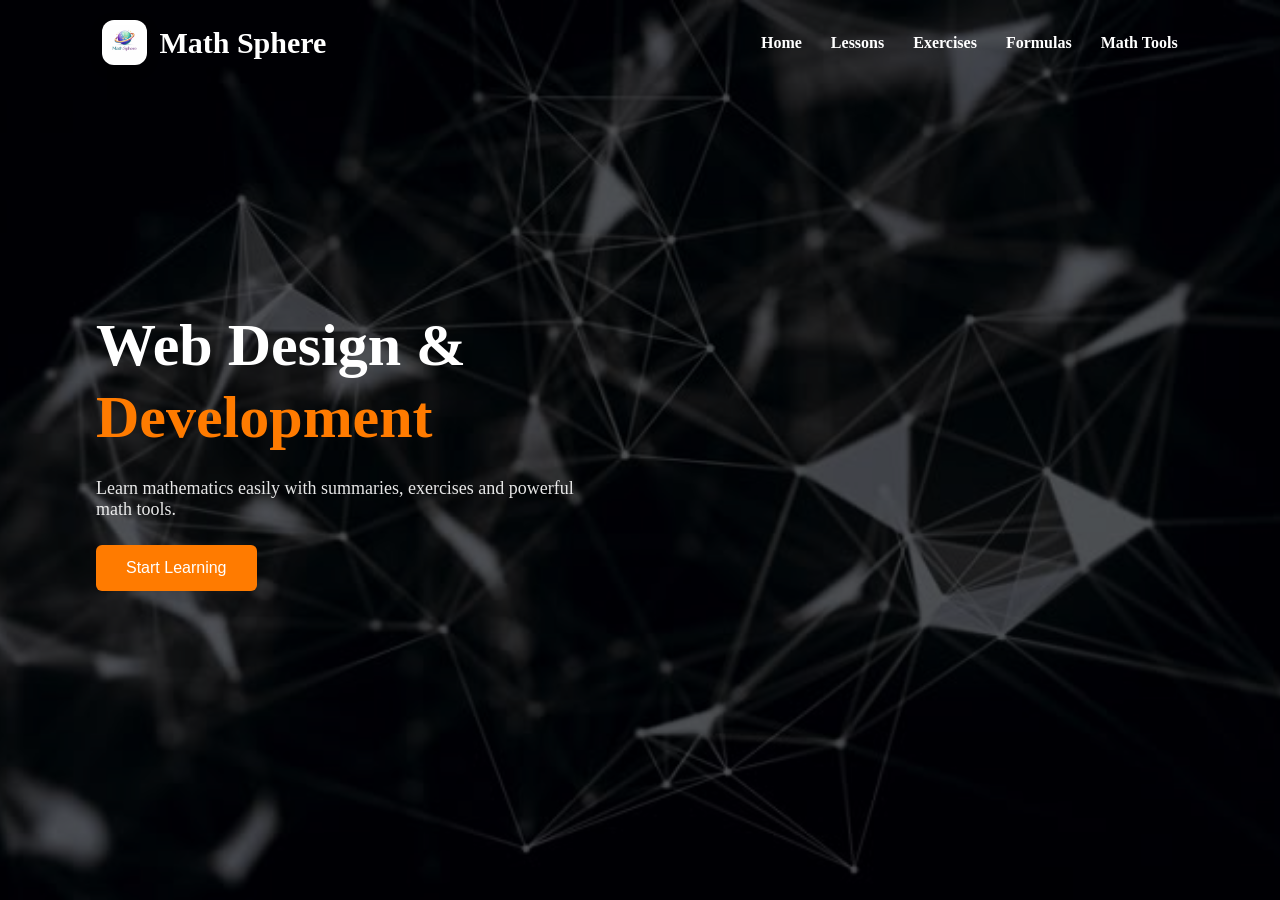
<file: index.html>
<!DOCTYPE html>
<html lang="en">

<head>
<meta charset="UTF-8">
<meta name="viewport" content="width=device-width, initial-scale=1.0">
<title>Math Sphere</title>

<link rel="stylesheet" href="style.css">
</head>

<body>

<!-- ===== NAVBAR ===== -->
<header class="navbar">

<div class="logo">
<img src="logo.png">
<h2>Math Sphere</h2>
</div>


<div class="nav-right">

    <nav>
        <a href="index.html">Home</a>
        <a href="lessons.html">Lessons</a>
        <a href="exercises.html">Exercises</a>
        <a href="formulas.html">Formulas</a>
        <a href="tools.html">Math Tools</a>
    </nav>

    </div>

</div>

</div>

</nav>
</header>


<!-- ===== HERO ===== -->
<section class="hero">

<div class="overlay"></div>

<div class="hero-content">

<div class="hero-text">

<h1>Web Design & <span>Development</span></h1>

<p>
Learn mathematics easily with summaries,
exercises and powerful math tools.
</p>

<button>Start Learning</button>

</div>


</div>

</section>

<script src="script.js"></script>



</script>

</body>
</html>
</file>
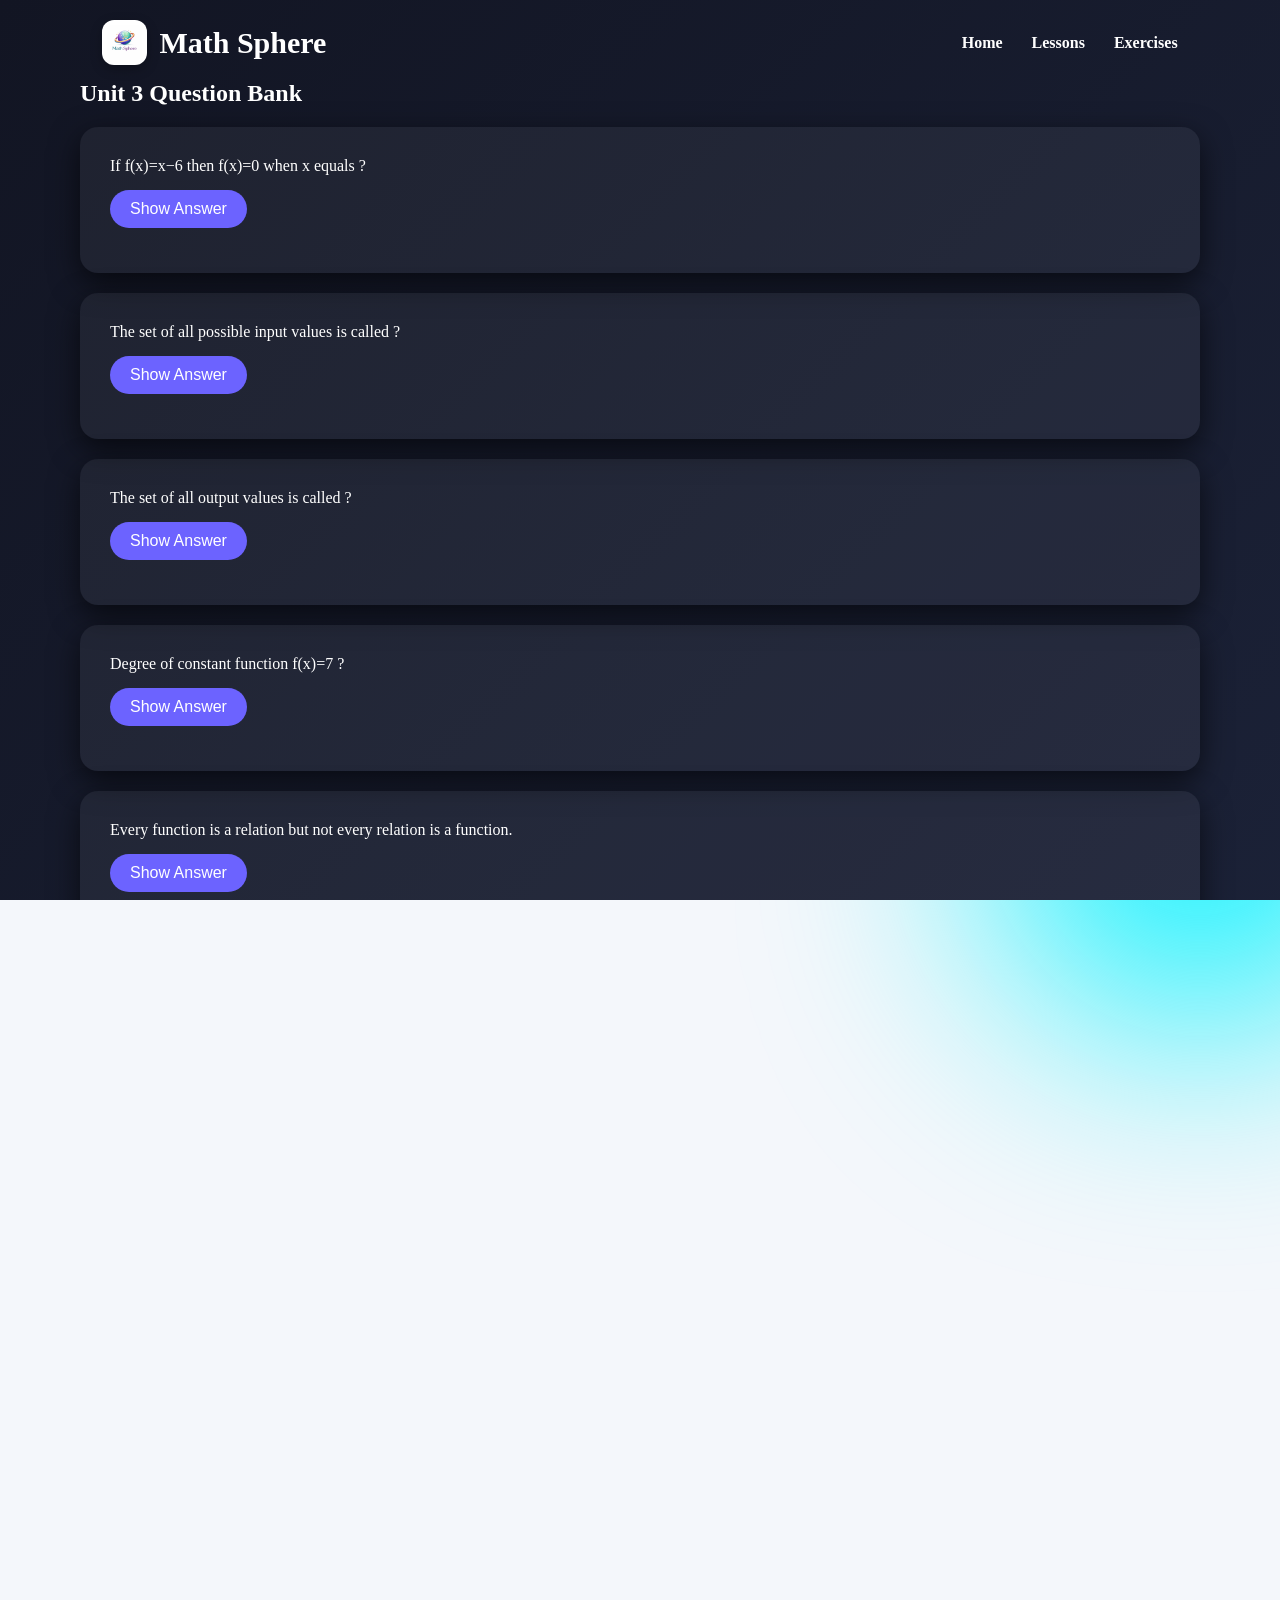
<file: exercises.html>
<!DOCTYPE html>
<html lang="en">
<head>
<meta charset="UTF-8">
<title>Exercises - Math Sphere</title>
<link rel="stylesheet" href="style.css">
</head>

<body>

<header class="navbar">
<div class="logo">
<img src="logo.png">
<h2>Math Sphere</h2>
</div>

<nav>
<a href="index.html">Home</a>
<a href="lessons.html">Lessons</a>
<a href="exercises.html">Exercises</a>
</nav>
</header>

<section class="questions-container">

<h1>Unit 3 Question Bank</h1>

<div id="questions"></div>

<div class="pagination">
<button onclick="prevPage()">Previous</button>
<span id="pageNum"></span>
<button onclick="nextPage()">Next</button>
</div>

</section>

<script src="questions.js"></script>

</body>
</html>
</file>
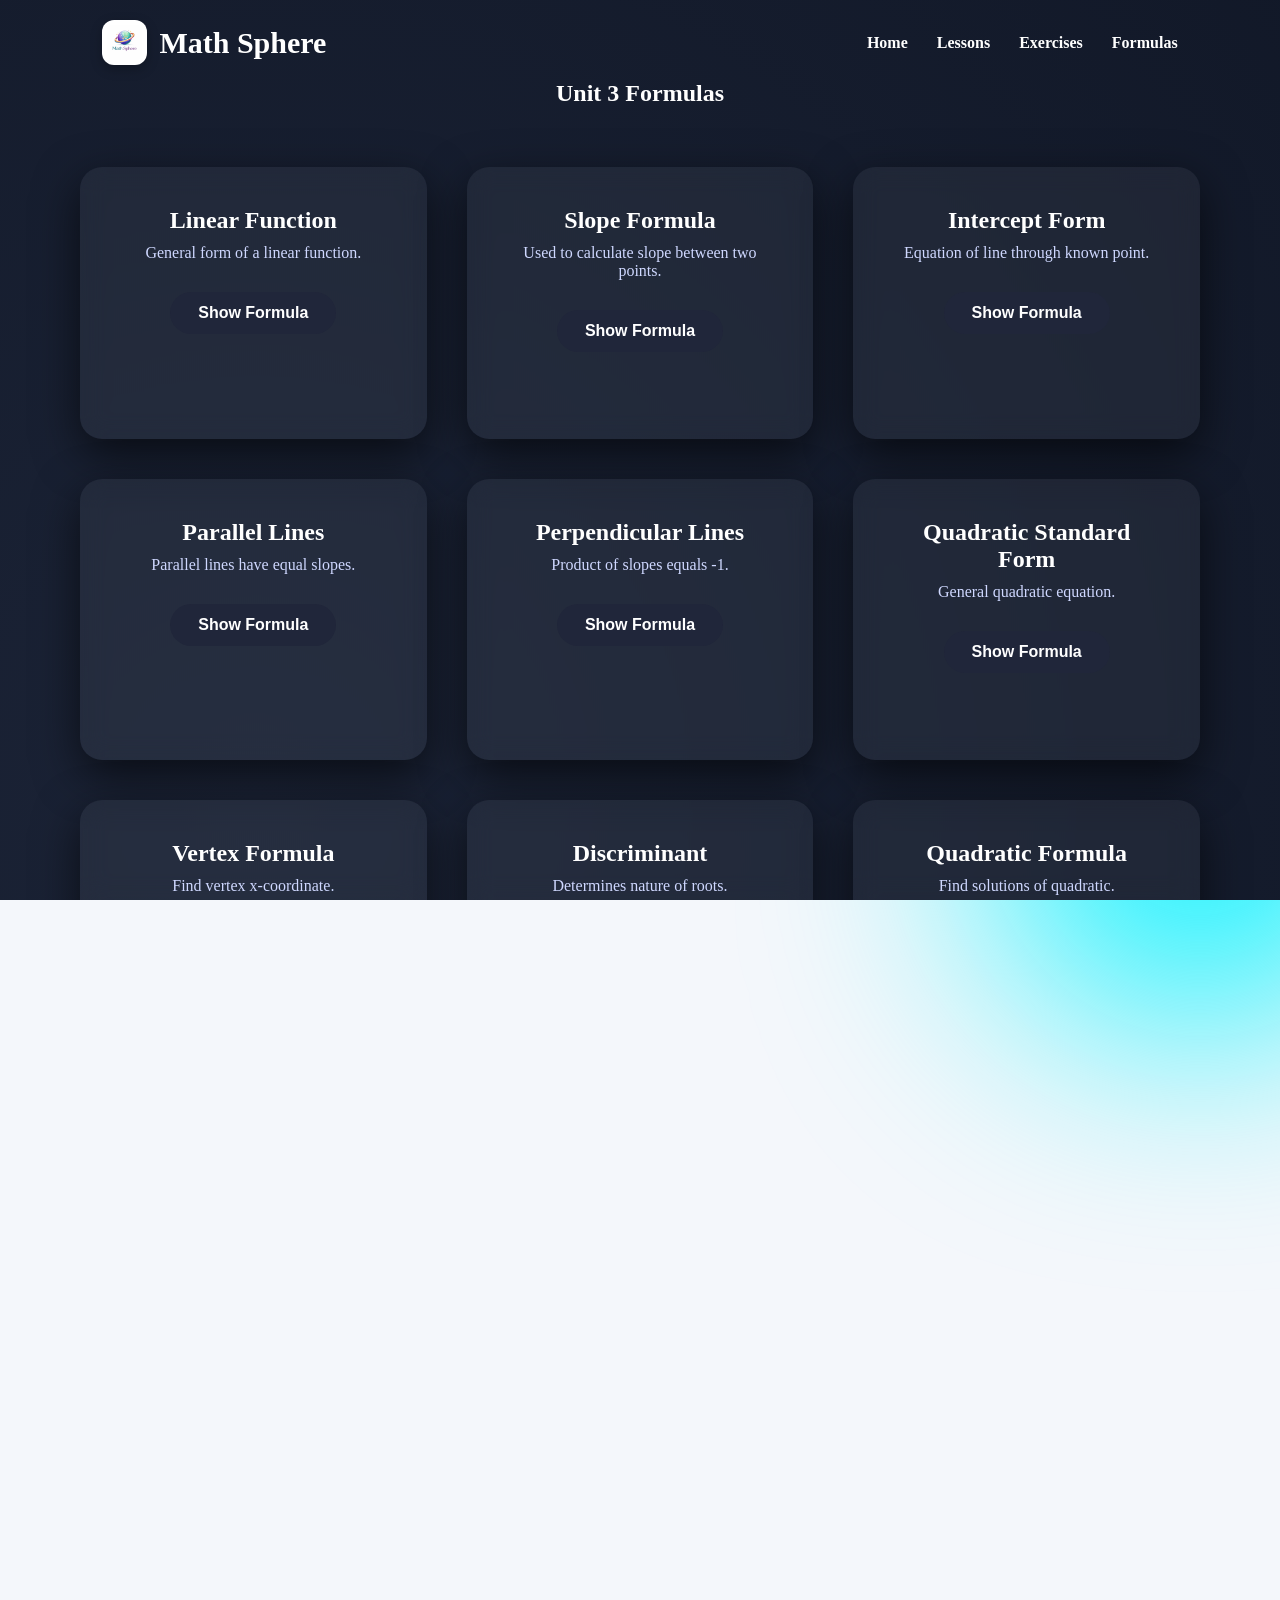
<file: formulas.html>
<!DOCTYPE html>
<html lang="en">

<head>
<meta charset="UTF-8">
<title>Formulas - Math Sphere</title>
<link rel="stylesheet" href="style.css">
</head>

<body>

<header class="navbar">
<div class="logo">
<img src="logo.png">
<h2>Math Sphere</h2>
</div>

<nav>
<a href="index.html">Home</a>
<a href="lessons.html">Lessons</a>
<a href="exercises.html">Exercises</a>
<a href="formulas.html">Formulas</a>
</nav>
</header>


<section class="formulas-container">

<h1>Unit 3 Formulas</h1>

<div class="formula-grid" id="formulaBox"></div>

</section>

<script src="formulas.js"></script>

</body>
</html>
</file>
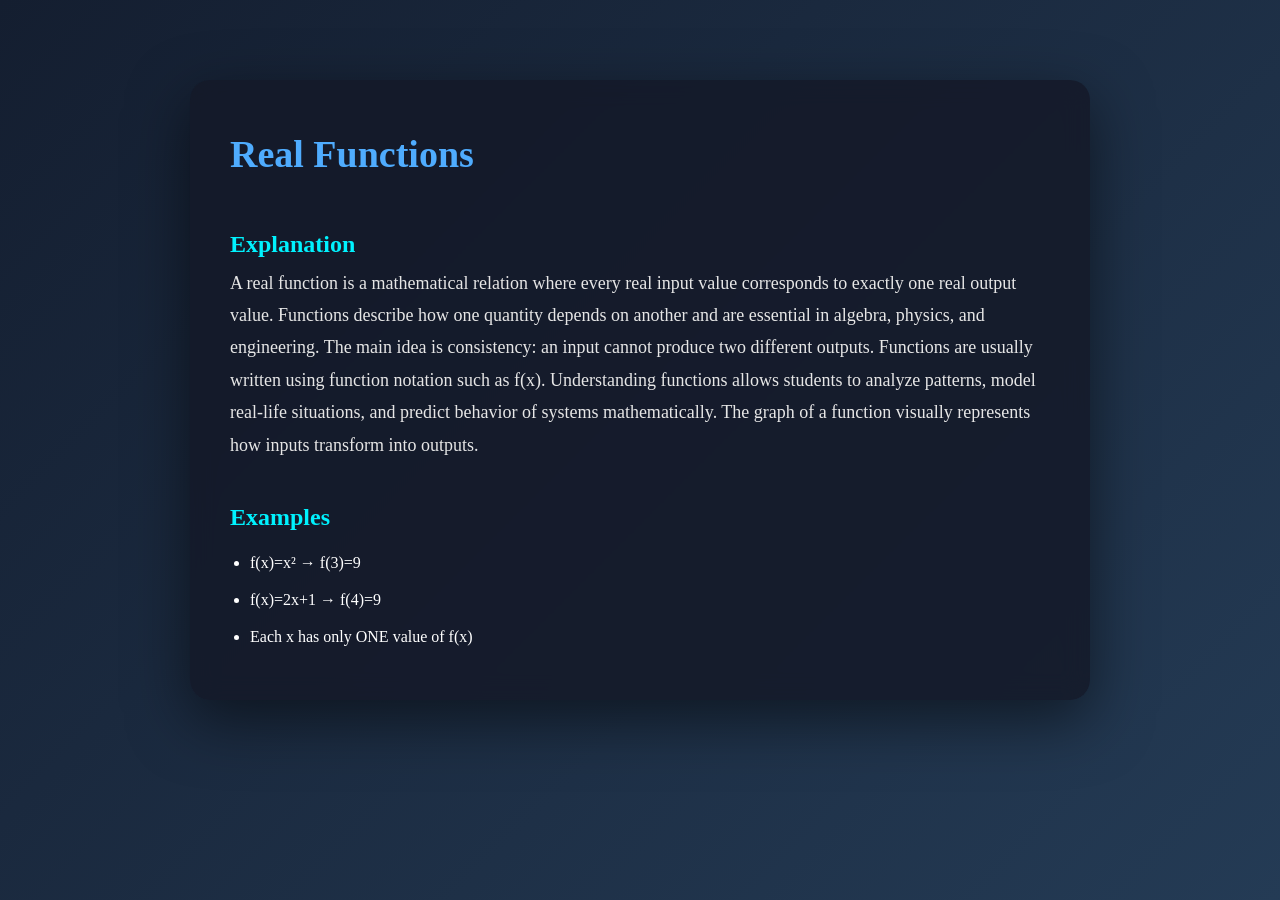
<file: lesson1.html>
<link rel="stylesheet" href="style.css">

<body class="lesson-bg">

<div class="lesson-page">

<h1>Real Functions</h1>

<h2>Explanation</h2>
<p>
A real function is a mathematical relation where every real input value
corresponds to exactly one real output value. Functions describe how one
quantity depends on another and are essential in algebra, physics, and
engineering. The main idea is consistency: an input cannot produce two
different outputs. Functions are usually written using function notation
such as f(x). Understanding functions allows students to analyze patterns,
model real-life situations, and predict behavior of systems mathematically.
The graph of a function visually represents how inputs transform into outputs.
</p>

<h2>Examples</h2>
<ul>
<li>f(x)=x² → f(3)=9</li>
<li>f(x)=2x+1 → f(4)=9</li>
<li>Each x has only ONE value of f(x)</li>
</ul>

</div>
</body>
</file>
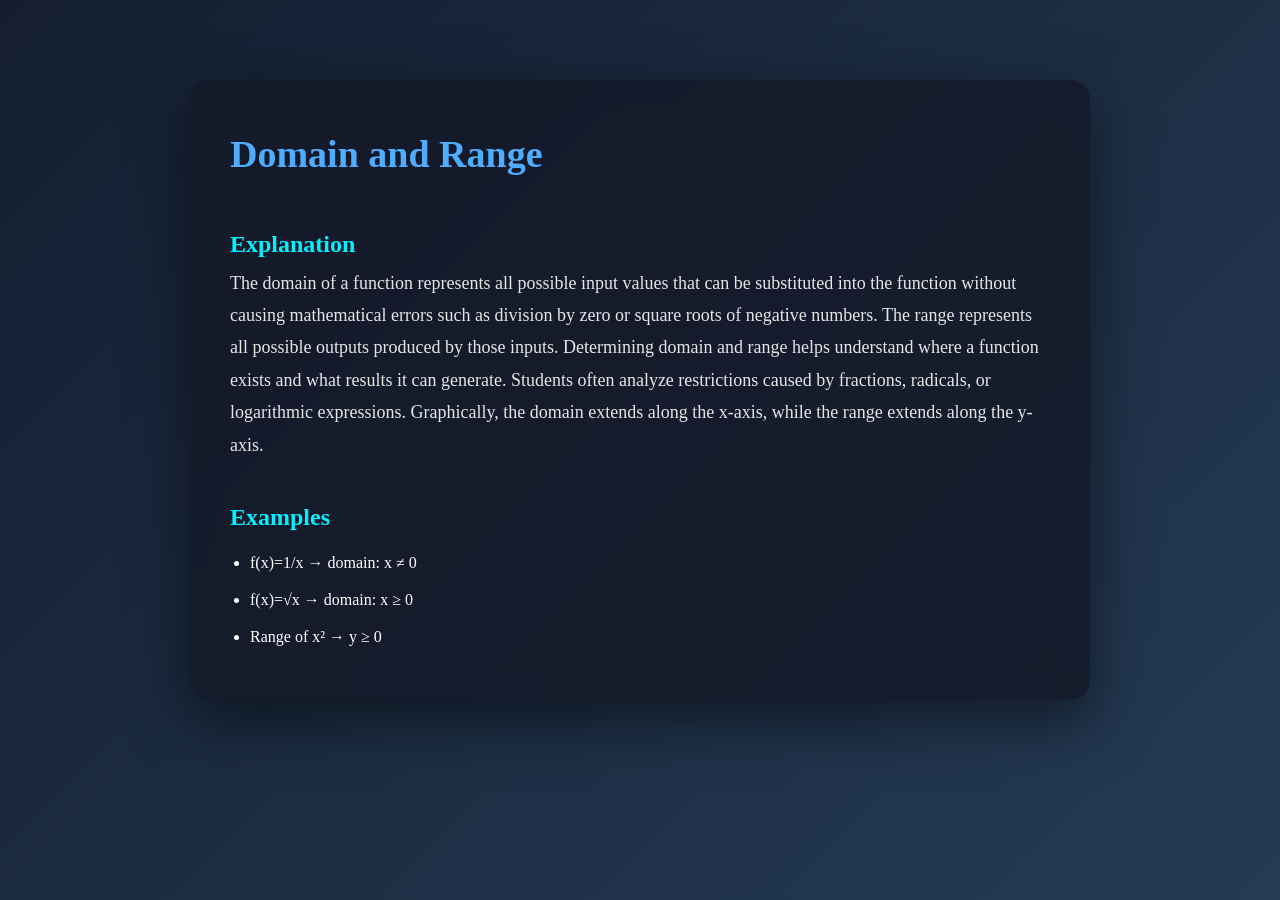
<file: lesson2.html>
<link rel="stylesheet" href="style.css">

<body class="lesson-bg">

<div class="lesson-page">

<h1>Domain and Range</h1>

<h2>Explanation</h2>
<p>
The domain of a function represents all possible input values that can be
substituted into the function without causing mathematical errors such as
division by zero or square roots of negative numbers. The range represents
all possible outputs produced by those inputs. Determining domain and range
helps understand where a function exists and what results it can generate.
Students often analyze restrictions caused by fractions, radicals, or
logarithmic expressions. Graphically, the domain extends along the x-axis,
while the range extends along the y-axis.
</p>

<h2>Examples</h2>
<ul>
<li>f(x)=1/x → domain: x ≠ 0</li>
<li>f(x)=√x → domain: x ≥ 0</li>
<li>Range of x² → y ≥ 0</li>
</ul>

</div>
</body>
</file>
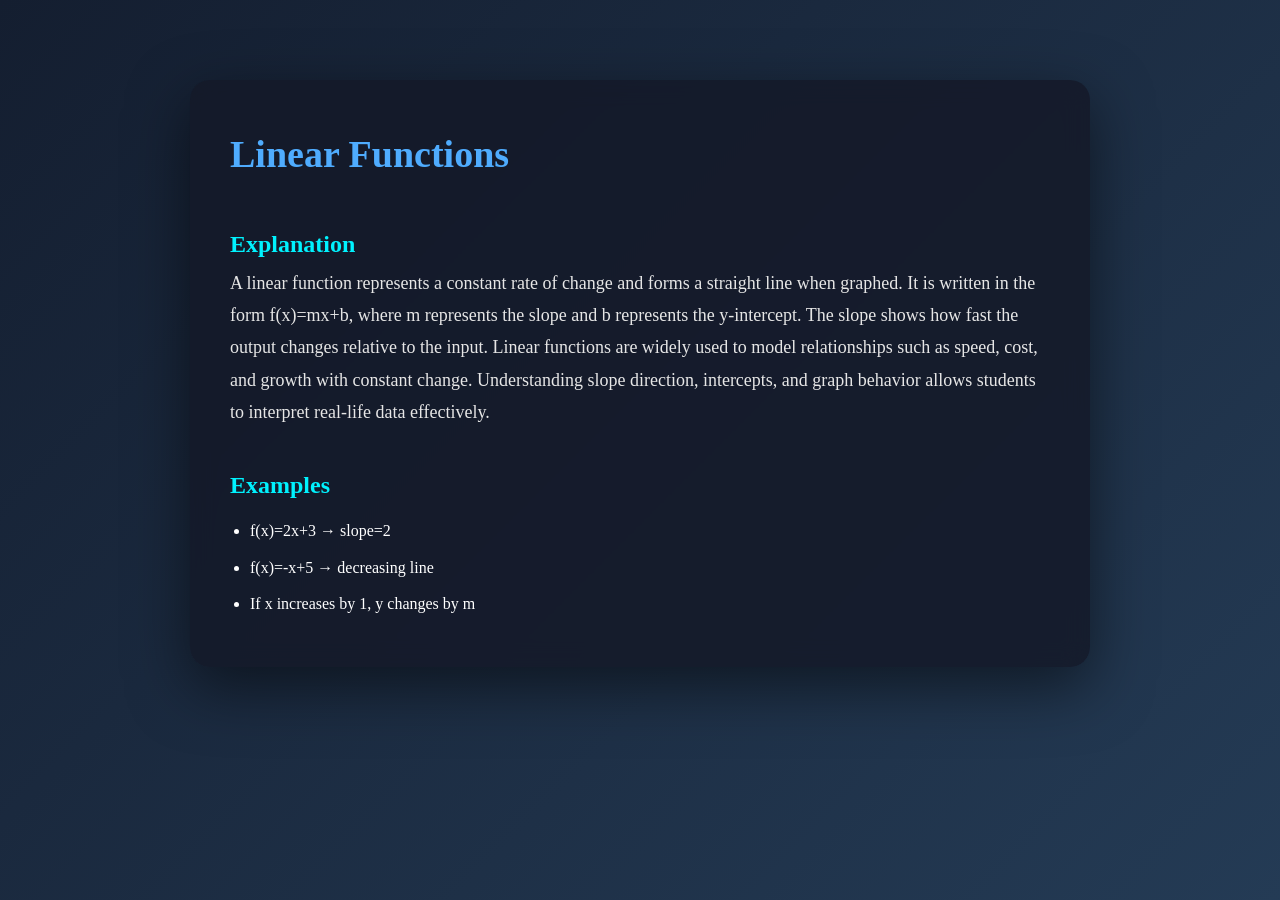
<file: lesson3.html>
<link rel="stylesheet" href="style.css">

<body class="lesson-bg">

<div class="lesson-page">

<h1>Linear Functions</h1>

<h2>Explanation</h2>
<p>
A linear function represents a constant rate of change and forms a straight
line when graphed. It is written in the form f(x)=mx+b, where m represents
the slope and b represents the y-intercept. The slope shows how fast the
output changes relative to the input. Linear functions are widely used to
model relationships such as speed, cost, and growth with constant change.
Understanding slope direction, intercepts, and graph behavior allows students
to interpret real-life data effectively.
</p>

<h2>Examples</h2>
<ul>
<li>f(x)=2x+3 → slope=2</li>
<li>f(x)=-x+5 → decreasing line</li>
<li>If x increases by 1, y changes by m</li>
</ul>

</div>
</body>
</file>
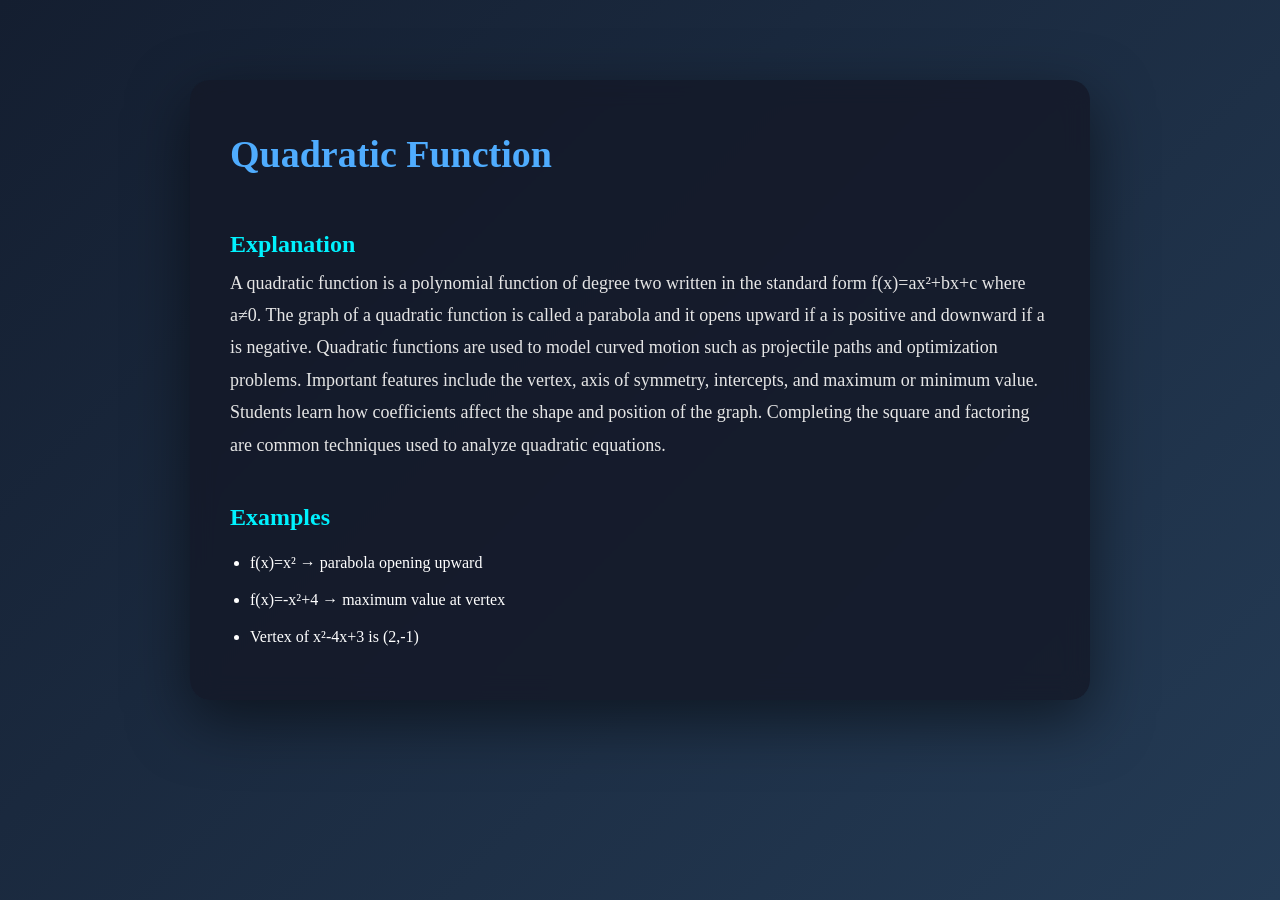
<file: lesson4.html>
<link rel="stylesheet" href="style.css">

<body class="lesson-bg">

<div class="lesson-page">

<h1>Quadratic Function</h1>

<h2>Explanation</h2>
<p>
A quadratic function is a polynomial function of degree two written in the
standard form f(x)=ax²+bx+c where a≠0. The graph of a quadratic function
is called a parabola and it opens upward if a is positive and downward if
a is negative. Quadratic functions are used to model curved motion such as
projectile paths and optimization problems. Important features include the
vertex, axis of symmetry, intercepts, and maximum or minimum value.
Students learn how coefficients affect the shape and position of the graph.
Completing the square and factoring are common techniques used to analyze
quadratic equations.
</p>

<h2>Examples</h2>
<ul>
<li>f(x)=x² → parabola opening upward</li>
<li>f(x)=-x²+4 → maximum value at vertex</li>
<li>Vertex of x²-4x+3 is (2,-1)</li>
</ul>

</div>
</body>
</file>
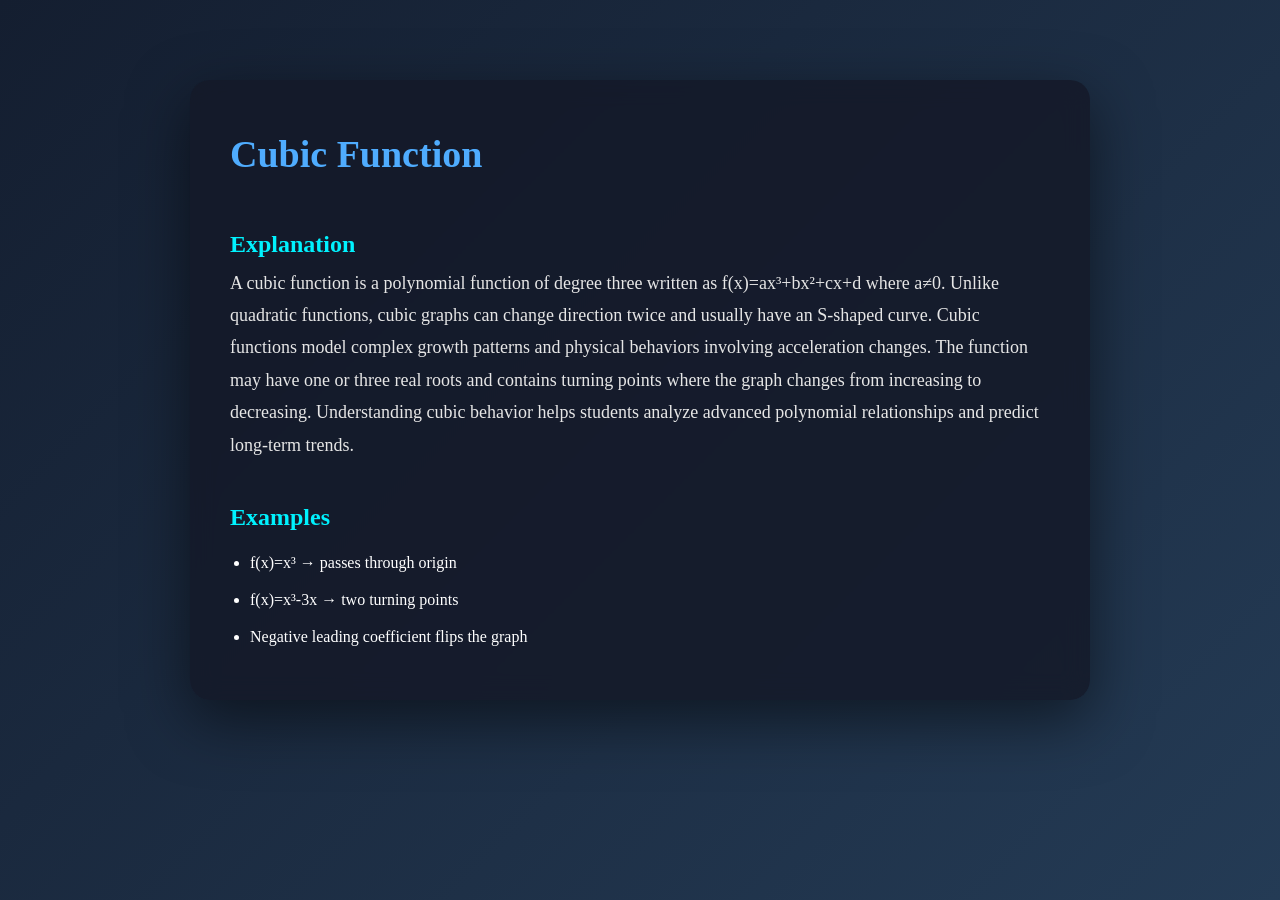
<file: lesson5.html>
<link rel="stylesheet" href="style.css">

<body class="lesson-bg">

<div class="lesson-page">

<h1>Cubic Function</h1>

<h2>Explanation</h2>
<p>
A cubic function is a polynomial function of degree three written as
f(x)=ax³+bx²+cx+d where a≠0. Unlike quadratic functions, cubic graphs
can change direction twice and usually have an S-shaped curve. Cubic
functions model complex growth patterns and physical behaviors involving
acceleration changes. The function may have one or three real roots and
contains turning points where the graph changes from increasing to
decreasing. Understanding cubic behavior helps students analyze advanced
polynomial relationships and predict long-term trends.
</p>

<h2>Examples</h2>
<ul>
<li>f(x)=x³ → passes through origin</li>
<li>f(x)=x³-3x → two turning points</li>
<li>Negative leading coefficient flips the graph</li>
</ul>

</div>
</body>
</file>
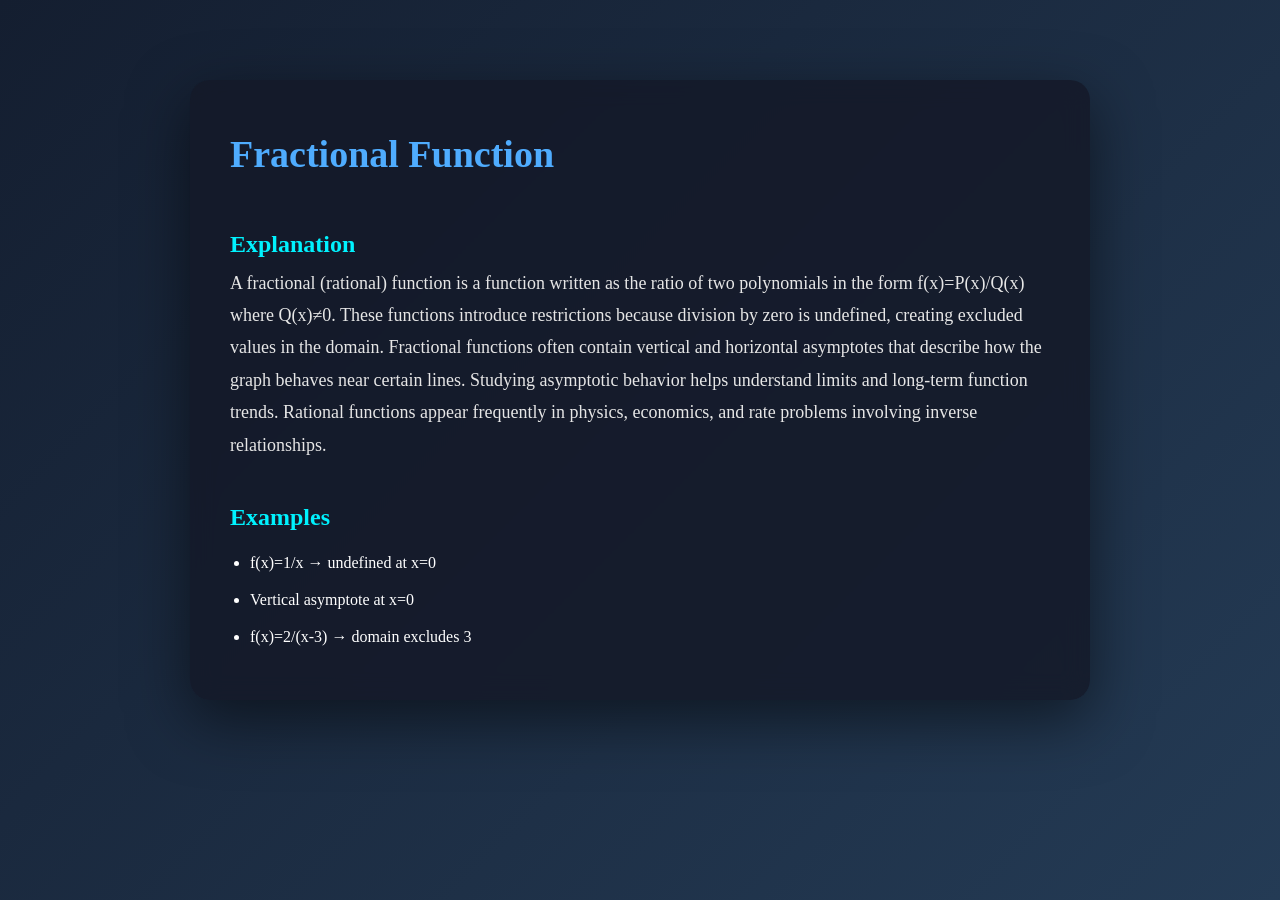
<file: lesson6.html>
<link rel="stylesheet" href="style.css">

<body class="lesson-bg">

<div class="lesson-page">

<h1>Fractional Function</h1>

<h2>Explanation</h2>
<p>
A fractional (rational) function is a function written as the ratio of
two polynomials in the form f(x)=P(x)/Q(x) where Q(x)≠0. These functions
introduce restrictions because division by zero is undefined, creating
excluded values in the domain. Fractional functions often contain vertical
and horizontal asymptotes that describe how the graph behaves near certain
lines. Studying asymptotic behavior helps understand limits and long-term
function trends. Rational functions appear frequently in physics,
economics, and rate problems involving inverse relationships.
</p>

<h2>Examples</h2>
<ul>
<li>f(x)=1/x → undefined at x=0</li>
<li>Vertical asymptote at x=0</li>
<li>f(x)=2/(x-3) → domain excludes 3</li>
</ul>

</div>
</body>
</file>
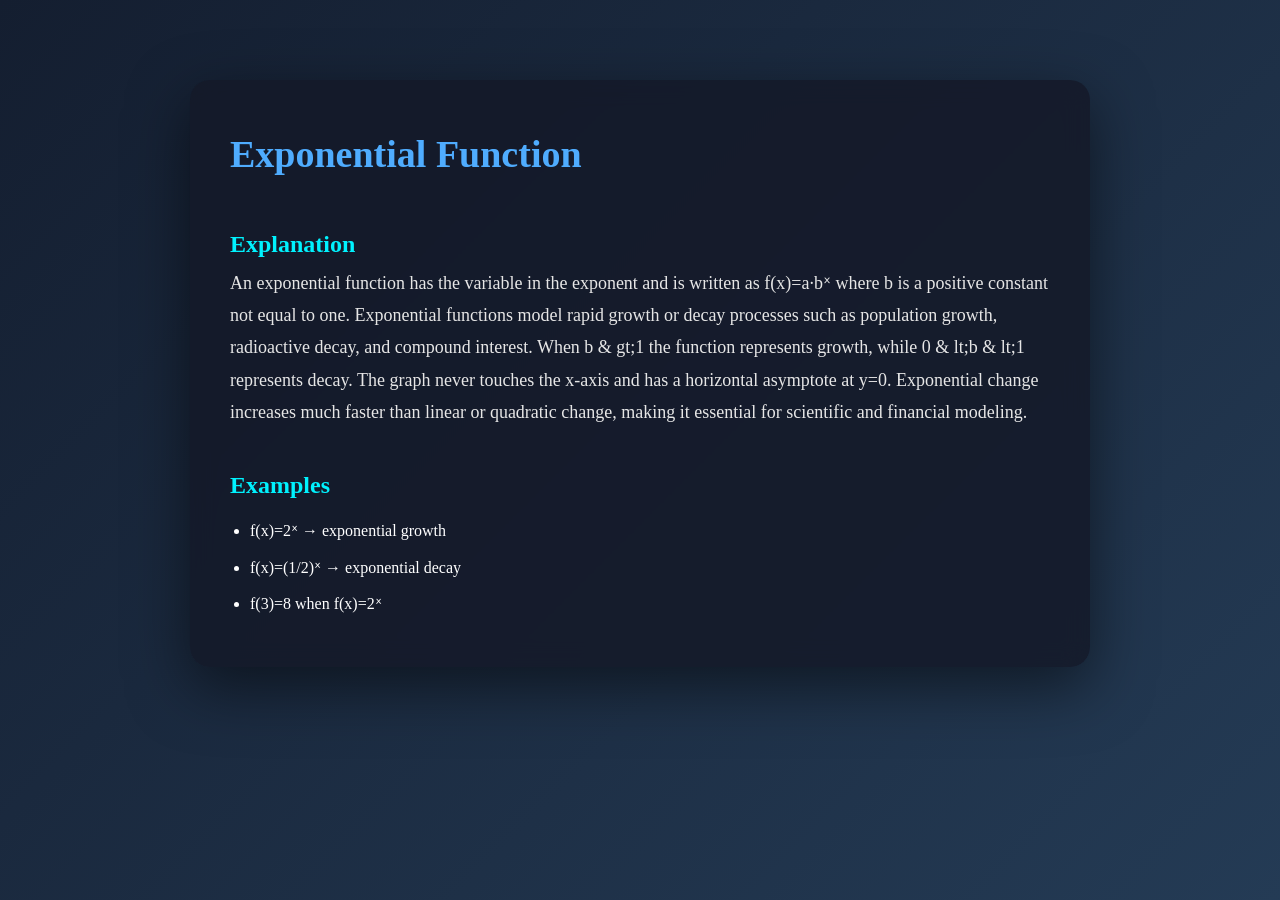
<file: lesson7.html>
<link rel="stylesheet" href="style.css">

 <body class="lesson-bg">

<div class="lesson-page">

<h1>Exponential Function</h1>

<h2>Explanation</h2>
<p>
An exponential function has the variable in the exponent and is written
as f(x)=a·bˣ where b is a positive constant not equal to one. Exponential
functions model rapid growth or decay processes such as population growth,
radioactive decay, and compound interest. When b & gt;1 the function represents
growth, while 0 & lt;b & lt;1 represents decay. The graph never touches the x-axis
and has a horizontal asymptote at y=0. Exponential change increases much
faster than linear or quadratic change, making it essential for scientific
and financial modeling.
</p>

<h2>Examples</h2>
<ul>
<li>f(x)=2ˣ → exponential growth</li>
<li>f(x)=(1/2)ˣ → exponential decay</li>
<li>f(3)=8 when f(x)=2ˣ</li>
</ul>

</div>
</body>
</file>
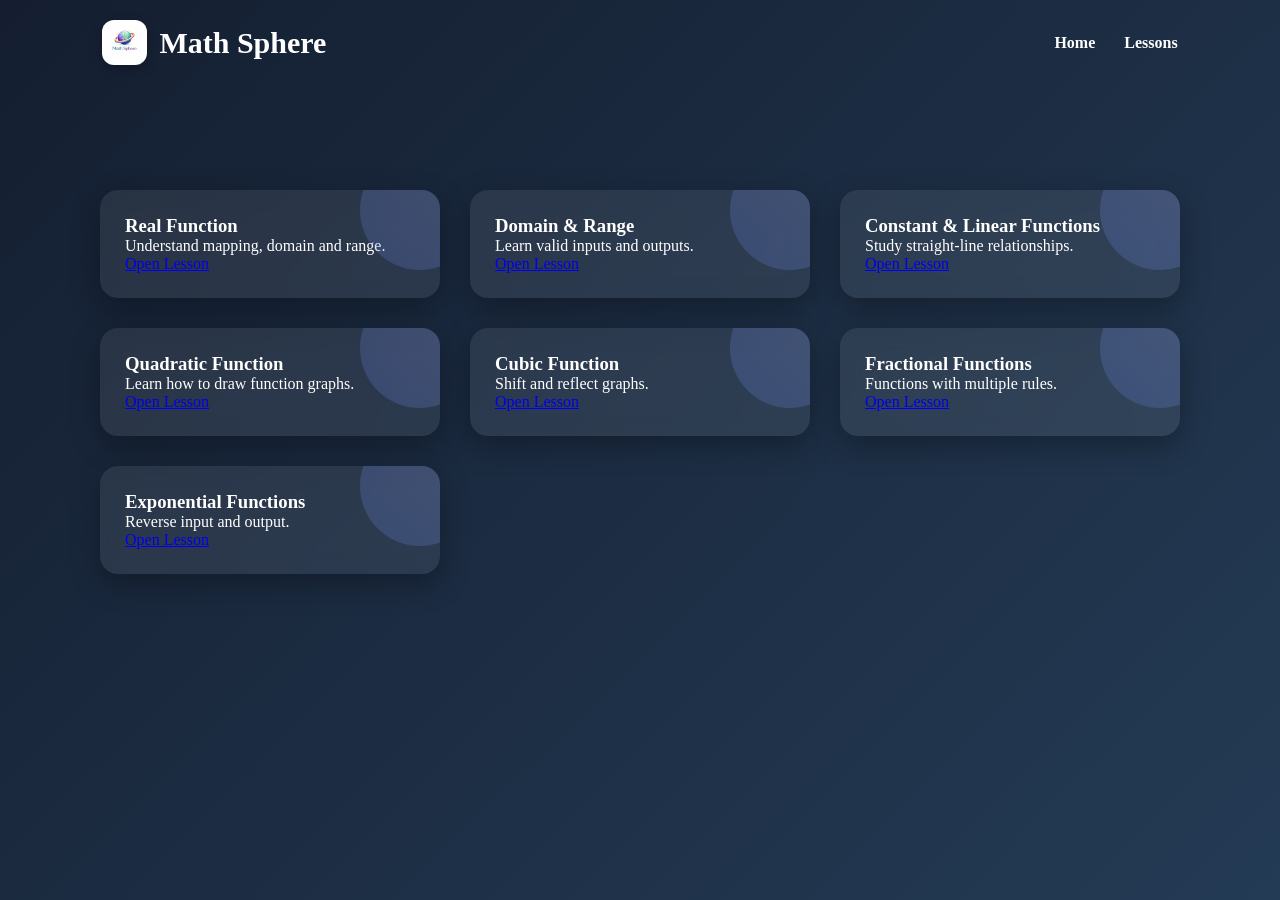
<file: lessons.html>
<!DOCTYPE html>
<html lang="en">
<head>
<meta charset="UTF-8">
<title>Math Sphere - Lessons</title>
<link rel="stylesheet" href="style.css">
</head>

<body>

<header class="navbar">
<div class="logo">
<img src="logo.png">
<h2>Math Sphere</h2>
</div>

<nav>
<a href="index.html">Home</a>
<a href="lessons.html">Lessons</a>
</nav>
</header>


<section class="unit3">

<section class="lessons-container">

<div class="lesson-card">
<h3>Real Function</h3>
<p>Understand mapping, domain and range.</p>
<a href="lesson1.html">Open Lesson</a>
</div>

<div class="lesson-card">
<h3>Domain & Range</h3>
<p>Learn valid inputs and outputs.</p>
<a href="lesson2.html">Open Lesson</a>
</div>

<div class="lesson-card">
<h3>Constant & Linear Functions</h3>
<p>Study straight-line relationships.</p>
<a href="lesson3.html">Open Lesson</a>
</div>

<div class="lesson-card">
<h3>Quadratic Function</h3>
<p>Learn how to draw function graphs.</p>
<a href="lesson4.html">Open Lesson</a>
</div>

<div class="lesson-card">
<h3>Cubic Function</h3>
<p>Shift and reflect graphs.</p>
<a href="lesson5.html">Open Lesson</a>
</div>

<div class="lesson-card">
<h3>Fractional Functions</h3>
<p>Functions with multiple rules.</p>
<a href="lesson6.html">Open Lesson</a>
</div>

<div class="lesson-card">
<h3>Exponential Functions</h3>
<p>Reverse input and output.</p>
<a href="lesson7.html">Open Lesson</a>


</div>

</section>

</body>
</html>
</file>
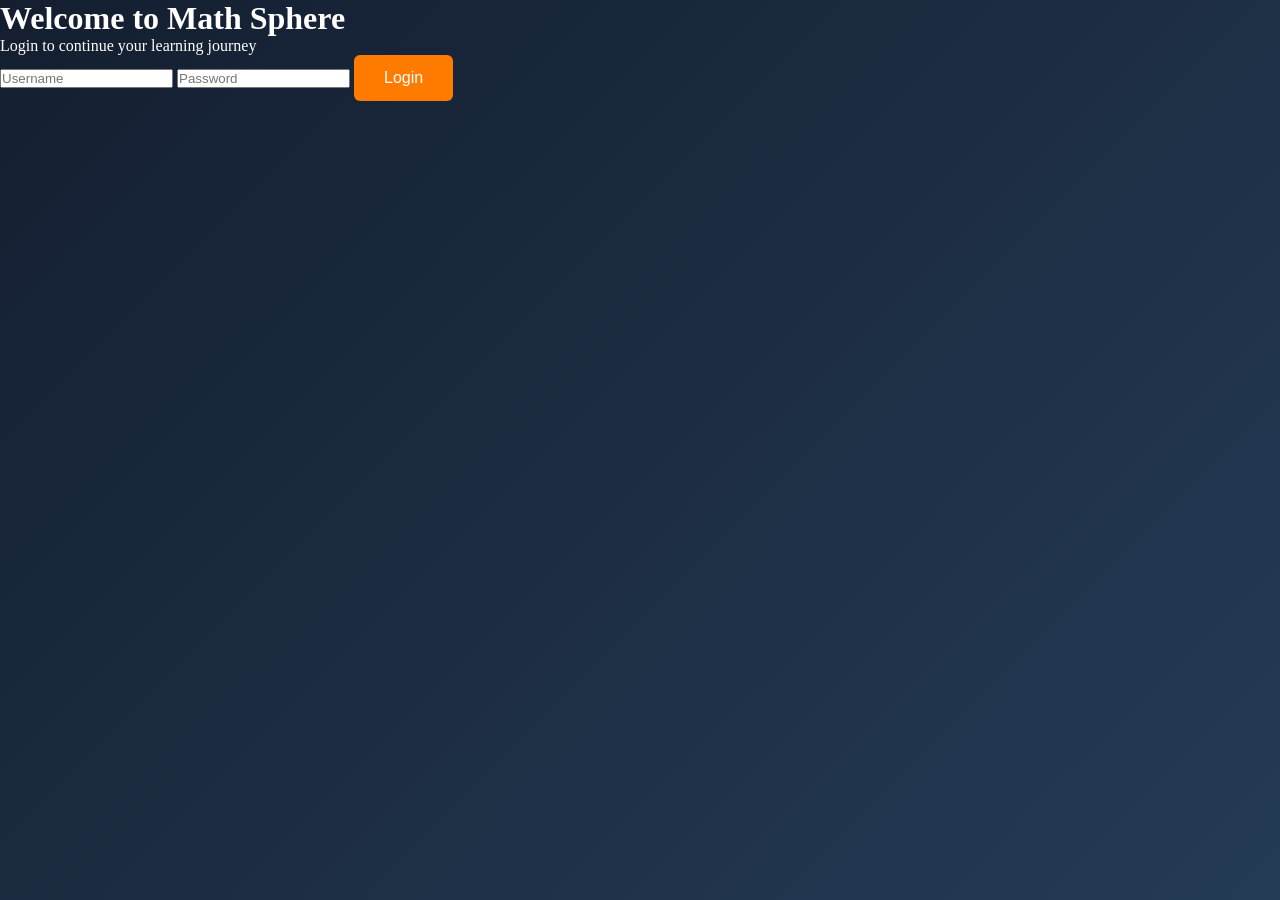
<file: login.html>
<!DOCTYPE html>
<html lang="en">

<head>
<meta charset="UTF-8">
<title>Login - Math Sphere</title>
<link rel="stylesheet" href="style.css">
</head>

<body class="login-body">

<div class="login-container">

<h1>Welcome to Math Sphere</h1>
<p class="subtitle">Login to continue your learning journey</p>

<div class="login-box">

<input id="username" type="text" placeholder="Username">

<input id="password" type="password" placeholder="Password">

<button type="button" onclick="loginUser()">Login</button>

</div>

</div>

<script src="login.js"></script>

<script>
const form = document.querySelector("form");

form.addEventListener("submit", function(e){

    e.preventDefault();

    const username =
        document.querySelector("input[type=text]").value;

    const password =
        document.querySelector("input[type=password]").value;

    if(username && password){

        // حفظ المستخدم
        localStorage.setItem("mathsphereUser", username);

        // الانتقال للصفحة الرئيسية
        window.location.href="index.html";
    }

});
</script>


</body>
</html>
</file>
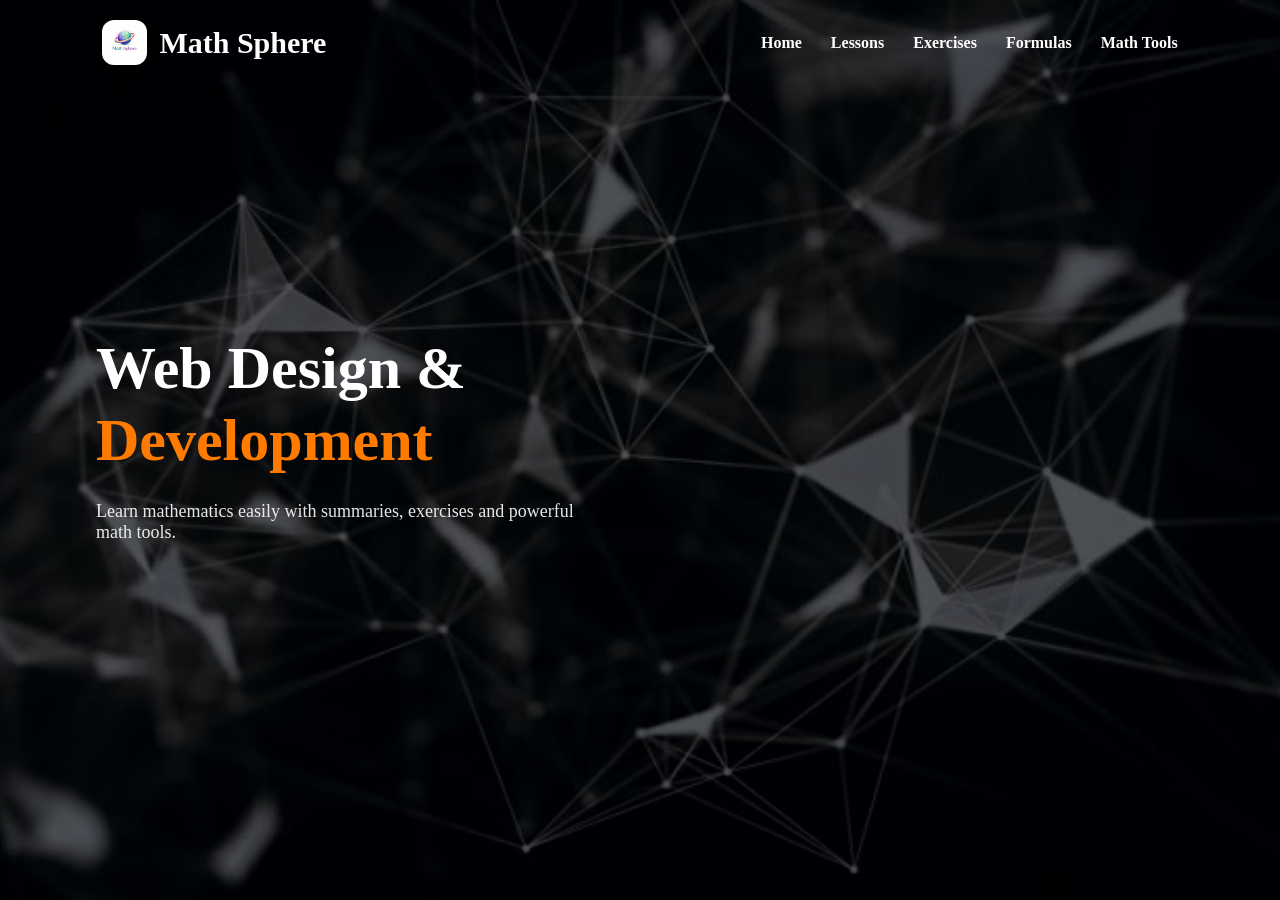
<file: Math Sphere 2.html>
<!DOCTYPE html>
<html lang="en">

<head>
<meta charset="UTF-8">
<meta name="viewport" content="width=device-width, initial-scale=1.0">
<title>Math Sphere</title>

<link rel="stylesheet" href="style.css">
</head>

<body>

<!-- ===== NAVBAR ===== -->
<header class="navbar">

<div class="logo">
<img src="logo.png">
<h2>Math Sphere</h2>
</div>


<div class="nav-right">

    <nav>
        <a href="index.html">Home</a>
        <a href="lessons.html">Lessons</a>
        <a href="exercises.html">Exercises</a>
        <a href="formulas.html">Formulas</a>
        <a href="tools.html">Math Tools</a>
    </nav>

    </div>

</div>

</div>

</nav>
</header>


<!-- ===== HERO ===== -->
<section class="hero">

<div class="overlay"></div>

<div class="hero-content">

<div class="hero-text">

<h1>Web Design & <span>Development</span></h1>

<p>
Learn mathematics easily with summaries,
exercises and powerful math tools.
</p>

</div>


</div>

</section>

<script src="script.js"></script>



</script>

</body>
</html>
</file>
<file: style.css>
/* ================= RESET ================= */

*{
margin:0;
padding:0;
box-sizing:border-box;
}

html,body{
height:100%;
font-family:"Segoe UI", Arial, sans-serif;
background:#f4f7fb;
overflow-x:hidden;
}


/* ================= NAVBAR ================= */

.navbar{
display:flex;
justify-content:space-between;
align-items:center;
padding:20px 50px;
color:white;
}


nav a{
color:white;
font-weight:600;
}

.logo{
display:flex;
align-items:center;
gap:12px;
font-weight:600;
font-size:20px;
}

/* تحسين اللوجو بدون تغيير HTML */
.logo img{
width:45px;
border-radius:12px;
background:white;
padding:5px;
box-shadow:0 4px 12px rgba(0,0,0,.25);
}

nav a{
color:white;
margin-left:25px;
text-decoration:none;
transition:.3s;
}

nav a:hover{
color:#6c63ff;
}

.navbar{
position:absolute;
width:100%;
top:0;
left:0;

display:flex;
justify-content:space-between;
align-items:center;

padding:20px 8%;
background:transparent;
z-index:3;
}


/* ================= HERO ================= */

.hero{
position:relative;
height:100vh;

background:url("hero-background.png") center/cover no-repeat;

display:flex;
align-items:center;
justify-content:center;

color:white;
overflow:hidden;
}

/* طبقة تغميق */
.overlay{
position:absolute;
width:100%;
height:100%;
background:rgba(0,0,0,.65);
top:0;
left:0;
}

/* توزيع العناصر */
.hero-content{
position:relative;
z-index:2;

width:85%;
display:flex;
justify-content:space-between;
align-items:center;
}

/* ================= HERO TEXT ================= */

.hero-text{
max-width:500px;
}

.hero-text h1{
font-size:60px;
line-height:1.2;
}

.hero-text span{
color:#ff7b00;
}

.hero-text p{
margin:25px 0;
opacity:.9;
font-size:18px;
}

/* ================= BUTTON ================= */

button{
padding:14px 30px;
border:none;
border-radius:6px;
background:#ff7b00;
color:white;
font-size:16px;
cursor:pointer;
transition:.3s;
}

button:hover{
transform:translateY(-3px);
box-shadow:0 10px 20px rgba(255,123,0,.4);
}


/* ================= HERO IMAGE ================= */

.hero-image{
z-index:2;
}

.hero-image img{
width:420px;
max-width:100%;
filter:drop-shadow(0 20px 40px rgba(0,0,0,.5));
}


/* ================= FLOATING SYMBOLS ================= */

/* نجعل الصور تبدو عناصر تصميم */
.floating{
position:absolute;
width:55px;
opacity:.12;             /* أهم تعديل */
filter:brightness(2);
pointer-events:none;

animation:float 8s infinite ease-in-out;
}

/* توزيع احترافي */
.f1{
top:15%;
left:8%;
animation-delay:0s;
}

.f2{
top:60%;
right:10%;
animation-delay:2s;
}

.f3{
bottom:12%;
left:45%;
animation-delay:4s;
}


/* حركة احترافية */
@keyframes float{
0%{
transform:translateY(0) rotate(0deg);
}
50%{
transform:translateY(-25px) rotate(8deg);
}
100%{
transform:translateY(0) rotate(0deg);
}
}

/* ================= LOGIN CARD ================= */

.login-card{
width:300px;
background:#111;
padding:35px;
border-radius:12px;
box-shadow:0 20px 40px rgba(0,0,0,.5);
text-align:center;
}

.login-card h3{
background:white;
color:#ff7b00;
padding:10px;
border-radius:6px;
margin-bottom:20px;
}

.login-card input{
width:100%;
margin:10px 0;
padding:12px;
background:transparent;
border:none;
border-bottom:1px solid #555;
color:white;
outline:none;
}

.login-btn{
width:100%;
margin-top:15px;
background:#ff7b00;
}

.signup{
margin-top:15px;
font-size:14px;
}

.signup a{
color:#ff7b00;
text-decoration:none;
}

.divider{
width:85%;
height:1px;
margin:60px auto;

background:linear-gradient(
to right,
transparent,
rgba(255,255,255,0.4),
transparent
);
}

.unit3{
padding:80px 40px;}

/* خلفية هادئة متداخلة */
body{
margin:0;
font-family:Segoe UI;
color:white;
background:
linear-gradient(135deg,#141e30,#243b55);
min-height:100vh;
overflow-x:hidden;
}


.lessons-container{
display:grid;
grid-template-columns:repeat(auto-fit,minmax(280px,1fr));
gap:30px;
margin-top:50px;
}

.lesson-card{
background:white;
padding:30px;
border-radius:20px;

box-shadow:
0 10px 25px rgba(0,0,0,0.08);

transition:.4s;
position:relative;
overflow:hidden;
}

/* تأثير 3D */
.lesson-card:hover{
transform:translateY(-10px) scale(1.03);
box-shadow:
0 20px 40px rgba(0,0,0,0.15);
}

/* شكل ثلاثي الأبعاد خفيف */
.lesson-card::before{
content:"";
position:absolute;
width:120px;
height:120px;
background:linear-gradient(45deg,#6c8cff,#aab6ff);
border-radius:50%;
top:-40px;
right:-40px;
opacity:.2;
}

body::before,
body::after{
content:"";
position:fixed;
width:400px;
height:400px;
border-radius:50%;
filter:blur(120px);
z-index:-1;
}

body::before{
background:#4facfe;
top:-100px;
left:-100px;
}

body::after{
background:#00f2fe;
bottom:-120px;
right:-120px;
}


.lessons-container{
display:grid;
grid-template-columns:repeat(auto-fit,minmax(280px,1fr));
gap:30px;
padding:60px;
}

.lesson-card{
background:rgba(255,255,255,0.08);
padding:25px;
border-radius:18px;
backdrop-filter:blur(10px);
transition:0.4s;
box-shadow:0 10px 30px rgba(0,0,0,0.3);
}

.lesson-card:hover{
transform:translateY(-8px) scale(1.02);
}

.lessons-container{
display:grid;
grid-template-columns:repeat(auto-fit,minmax(280px,1fr));
gap:30px;
padding:60px;
}

.lesson-card{
background:rgba(255,255,255,0.08);
padding:25px;
border-radius:18px;
backdrop-filter:blur(10px);
transition:0.4s;
box-shadow:0 10px 30px rgba(0,0,0,0.3);
}

.lesson-card:hover{
transform:translateY(-8px) scale(1.02);
}


/* Lesson Page Design */

.lesson-page{
max-width:900px;
margin:80px auto;
padding:40px;
border-radius:20px;
background:rgba(20,25,40,0.85);
backdrop-filter:blur(12px);
box-shadow:0 20px 60px rgba(0,0,0,0.5);
line-height:1.8;
}

.lesson-page h1{
font-size:38px;
margin-bottom:25px;
color:#4facfe;
}

.lesson-page h2{
margin-top:35px;
color:#00f2fe;
}

.lesson-page p{
font-size:18px;
color:#e6e6e6;
}

.lesson-page ul{
margin-top:10px;
padding-left:20px;
}

.lesson-page li{
margin-bottom:8px;
}


.lesson-bg::before,
.lesson-bg::after{
content:"";
position:fixed;
width:500px;
height:500px;
border-radius:50%;
filter:blur(140px);
z-index:-1;
}

.lesson-bg::before{
background:#3a7bd5;
top:-120px;
left:-120px;
}

.lesson-bg::after{
background:#00d2ff;
bottom:-150px;
right:-150px;
}


/* ================= EXERCISES PAGE ================= */

.exercise-hero{
min-height:100vh;
padding:80px;
background:
radial-gradient(circle at 20% 30%,#27304a,#141824),
radial-gradient(circle at 80% 70%,#1c2235,#0d101a);
color:white;
}

.exercise-grid{
display:grid;
grid-template-columns:repeat(auto-fit,minmax(260px,1fr));
gap:40px;
margin-top:60px;
}

.exercise-card{
background:rgba(255,255,255,.05);
backdrop-filter:blur(12px);
padding:40px;
border-radius:20px;
text-decoration:none;
color:white;
font-size:22px;
text-align:center;
transition:.4s;
box-shadow:0 10px 40px rgba(0,0,0,.5);
}

.exercise-card:hover{
transform:translateY(-10px);
background:#6c63ff;
}


.questions-container{
padding:80px;
background:
linear-gradient(135deg,#121523,#1f2740);
min-height:100vh;
color:white;
}

.question-card{
background:rgba(255,255,255,.05);
padding:30px;
margin:20px 0;
border-radius:18px;
box-shadow:0 10px 30px rgba(0,0,0,.6);
}

.answer-btn{
margin-top:15px;
padding:10px 20px;
border:none;
background:#6c63ff;
color:white;
border-radius:30px;
cursor:pointer;
transition:.3s;
}

.answer-btn:hover{
transform:scale(1.05);
}

.answer{
margin-top:15px;
color:#00ffb3;
font-weight:bold;
}

.pagination{
margin-top:40px;
text-align:center;
}


/* FORMULAS */

.formulas-container{
padding:40px;
text-align:center;
}

.formula-grid{
display:grid;
grid-template-columns:repeat(auto-fit,minmax(260px,1fr));
gap:25px;
margin-top:30px;
}

.formula-card{
background:white;
padding:25px;
border-radius:15px;
box-shadow:0 5px 15px rgba(0,0,0,0.1);
transition:0.4s;
}

.formula-card:hover{
transform:translateY(-8px);
}

.formula-card h2{
color:#1e2433;
}

.formula-card button{
margin-top:10px;
padding:10px 15px;
border:none;
background:#1e2433;
color:white;
border-radius:8px;
cursor:pointer;
transition:0.3s;
}

.formula-card button.active{
background:#4CAF50;
}

.law{
margin-top:15px;
font-size:20px;
font-weight:bold;
opacity:0;
transform:translateY(10px);
transition:0.4s;
}

.law.show{
opacity:1;
transform:translateY(0);
}


/* ================= FORMULAS ================= */

.formulas-container{
min-height:100vh;
padding:80px;
background:
radial-gradient(circle at 20% 30%,#1b2336,#0c1220),
radial-gradient(circle at 80% 70%,#111827,#05070f);
color:white;
}

/* GRID */
.formula-grid{
display:grid;
grid-template-columns:repeat(auto-fit,minmax(300px,1fr));
gap:40px;
margin-top:60px;
}

/* CARD */
.formula-card{
background:rgba(255,255,255,.05);
backdrop-filter:blur(12px);
padding:40px;
border-radius:22px;
text-align:center;
box-shadow:0 15px 45px rgba(0,0,0,.6);
transition:.4s;
color:white;
}

.formula-card:hover{
transform:translateY(-8px);
}

/* TITLES */
.formula-card h2{
color:#ffffff;
font-weight:600;
}

/* DESCRIPTION */
.formula-card p{
color:#cfd8ff;
margin:10px 0 20px;
}

/* BUTTON */
.formula-card button{
padding:12px 28px;
border:none;
border-radius:30px;
background:#20263a;
color:white;
cursor:pointer;
transition:.3s;
font-weight:600;
}

.formula-card button:hover{
background:#6c63ff;
}

.formula-card button.active{
background:#00c896;
}

/* FORMULA TEXT */
.law{
margin-top:20px;
font-size:24px;
font-weight:bold;
color:#00ffb3;

opacity:0;
transform:translateY(15px);
transition:.4s;
}

/* SHOW ANIMATION */
.law.show{
opacity:1;
transform:translateY(0);
}


/* ===== TOOLS INPUTS ===== */

.tool-input{
width:80%;
padding:12px;
margin:8px 0;
border-radius:10px;
border:none;
outline:none;
text-align:center;
}

.result{
margin-top:15px;
font-size:22px;
color:#00ffb3;
font-weight:bold;
}
</file>
